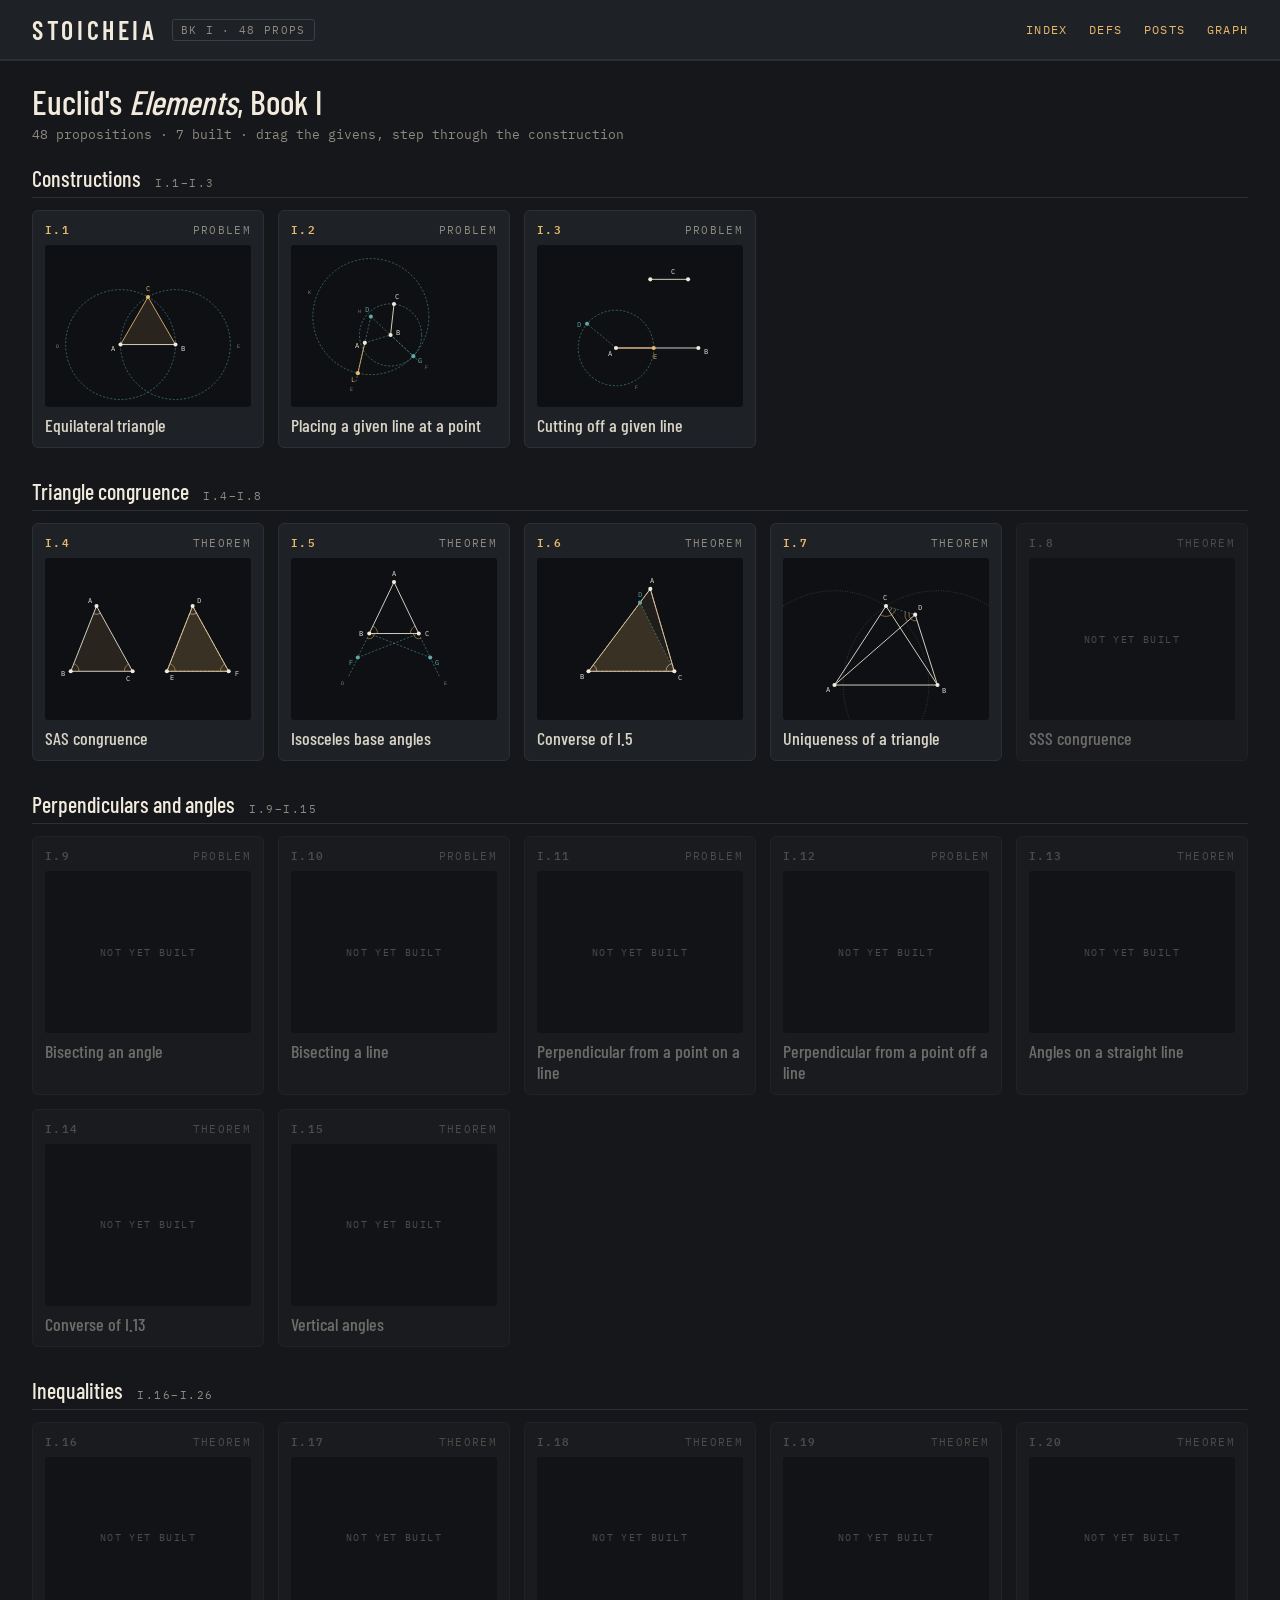
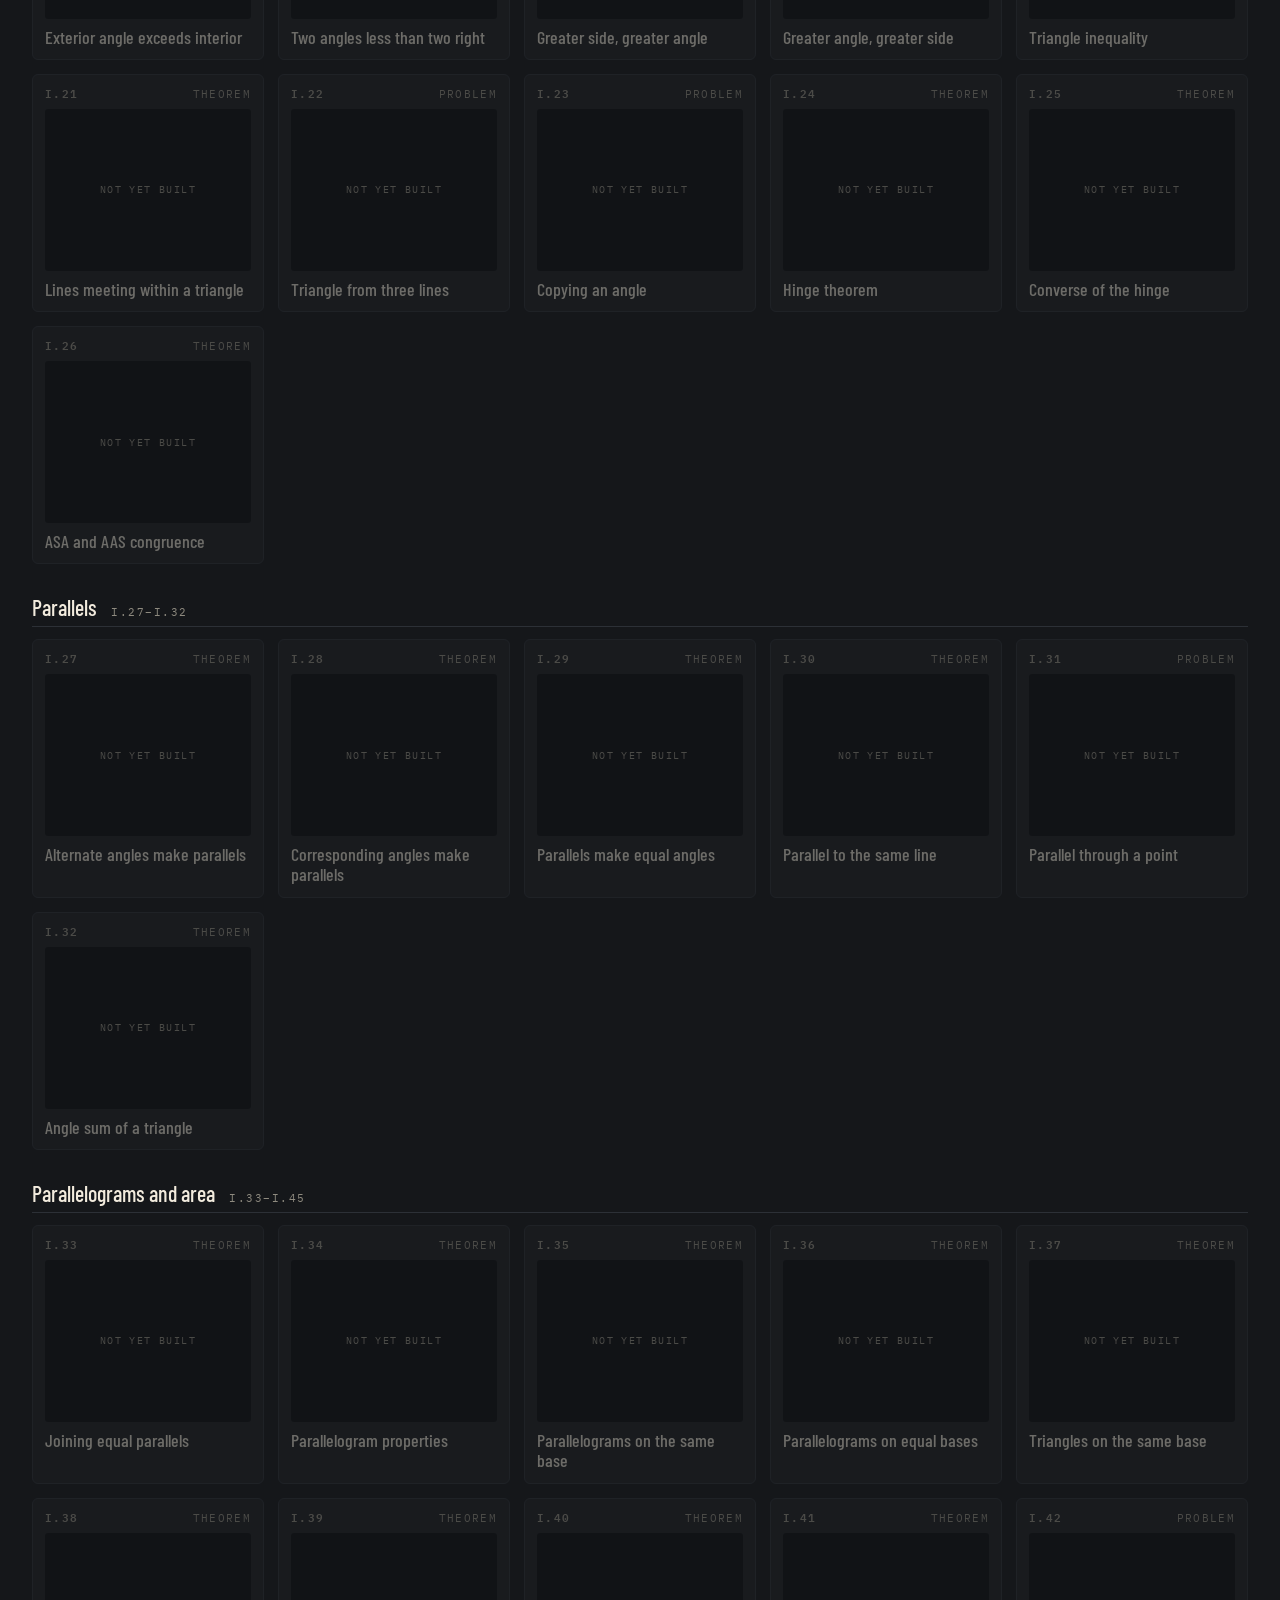
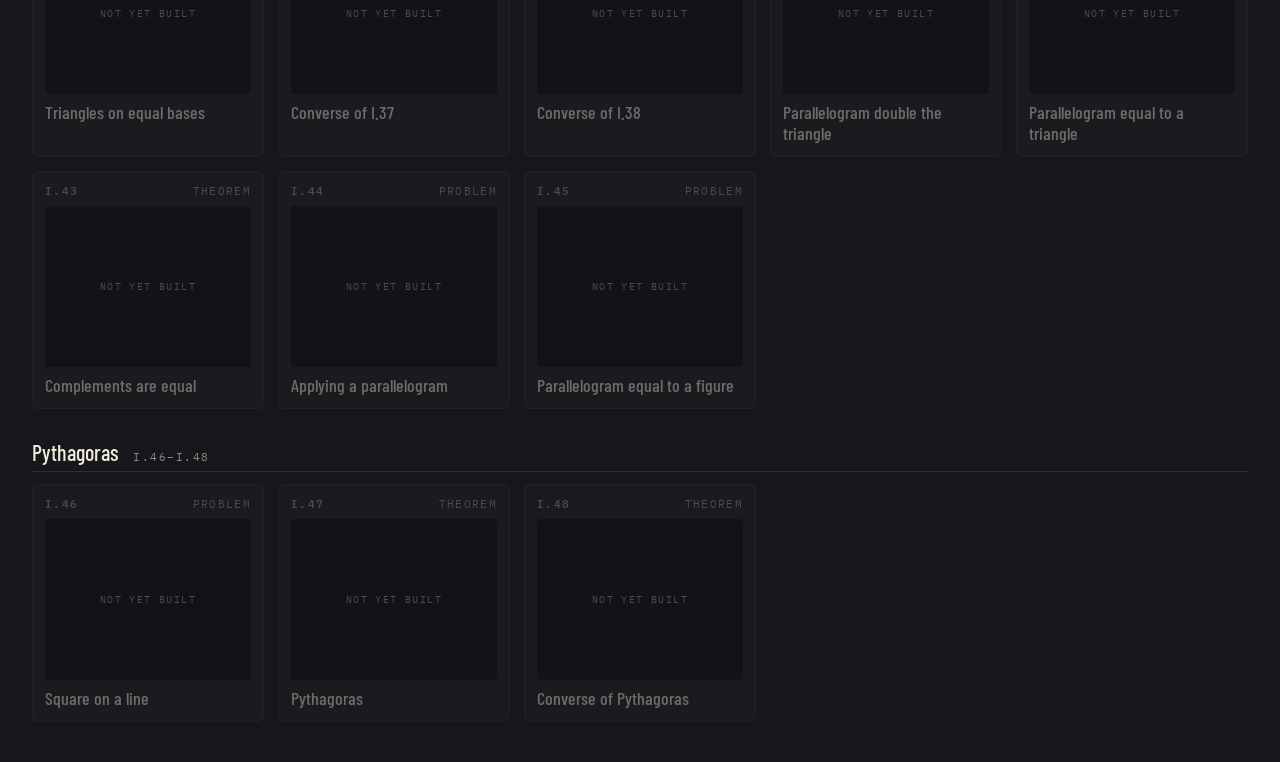
<file: docs/prop.html>
<!doctype html>
<html lang="en-GB">
<head>
<meta charset="utf-8">
<meta name="viewport" content="width=device-width, initial-scale=1">
<title>Stoicheia</title>
<link rel="preload" href="fonts/ibm-plex-mono-400.woff2" as="font" type="font/woff2" crossorigin>
<!-- stamp entry=js/prop.js -->
<!-- Generated by tools/stamp.mjs; do not edit by hand (BUG-005). -->
<script type="importmap">
{
  "imports": {
    "./data/arcs.js": "./data/arcs.js?v=20261031T2316",
    "./data/foundations.js": "./data/foundations.js?v=20261031T2316",
    "./data/props/01.js": "./data/props/01.js?v=20261031T2316",
    "./data/props/02.js": "./data/props/02.js?v=20261031T2316",
    "./data/props/03.js": "./data/props/03.js?v=20261031T2316",
    "./data/props/04.js": "./data/props/04.js?v=20261031T2316",
    "./data/props/05.js": "./data/props/05.js?v=20261031T2316",
    "./data/props/06.js": "./data/props/06.js?v=20261031T2316",
    "./data/props/07.js": "./data/props/07.js?v=20261031T2316",
    "./js/cite.js": "./js/cite.js?v=20261031T2316",
    "./js/defs.js": "./js/defs.js?v=20261031T2316",
    "./js/geom.js": "./js/geom.js?v=20261031T2316",
    "./js/index.js": "./js/index.js?v=20261031T2316",
    "./js/prop.js": "./js/prop.js?v=20261031T2316",
    "./js/readout.js": "./js/readout.js?v=20261031T2316",
    "./js/render.js": "./js/render.js?v=20261031T2316",
    "./js/scene.js": "./js/scene.js?v=20261031T2316",
    "./js/stepper.js": "./js/stepper.js?v=20261031T2316"
  }
}
</script>
<link rel="stylesheet" href="css/instrument.css?v=20261031T2316">
<script type="module">import "./js/prop.js";</script>
<!-- /stamp -->
</head>
<body>

<header class="site-header">
  <div class="brand">
    <span class="brand-name">STOICHEIA</span>
    <span class="badge" id="prop-badge">BK I</span>
  </div>
  <nav class="site-nav" aria-label="Site">
    <a href="index.html">Index</a>
    <a href="defs.html">Defs</a>
    <a href="defs.html#post-1">Posts</a>
    <a href="graph.html">Graph</a>
  </nav>
</header>

<div class="prop-head">
  <h1 class="prop-title" id="prop-title">&nbsp;</h1>
  <div class="prop-brief" id="prop-brief"></div>
</div>

<main class="prop-main" id="prop-main">
  <div class="figure">
    <svg id="figure-svg"></svg>
  </div>

  <aside class="side">
    <section class="panel" aria-label="Readout">
      <div class="panel-label">READOUT</div>
      <div class="readout-grid" id="readout-grid"></div>
      <div class="readout-status" id="readout-status" aria-live="polite"></div>
    </section>

    <section class="panel step-card" aria-live="polite">
      <div class="panel-label" id="step-label"></div>
      <h2 class="step-title" id="step-title"></h2>
      <div class="step-text" id="step-text"></div>
      <div class="step-note" id="step-note"></div>
      <div class="step-cite" id="step-cite"></div>
      <div class="step-added-note" id="step-added-note" hidden>Muted citations are added by Stoicheia; Heath leaves them implicit.</div>
    </section>
  </aside>
</main>

<footer class="transport">
  <div class="transport-controls" id="transport-controls">
    <button type="button" class="t-btn" id="step-prev" aria-label="Previous step">◀</button>
    <button type="button" class="t-btn is-primary" id="step-next" aria-label="Next step">▶</button>
    <div class="pips" id="step-pips"></div>
    <div class="step-names" id="step-names"></div>
  </div>
  <div class="prop-links" id="prop-links"></div>
</footer>

</body>
</html>
</file>
<file: docs/css/instrument.css>
/* instrument.css — the Instrument theme (D-002, F-015).
 *
 * Every colour and typeface on the site is defined here; markup and JS
 * use class names only (ARCHITECTURE invariant 5, AV-008). Tokens follow
 * SPEC.md §Theme tokens; layout values follow design/instrument/.
 */

@font-face {
  font-family: "IBM Plex Mono";
  font-weight: 400;
  font-display: swap;
  src: url("../fonts/ibm-plex-mono-400.woff2") format("woff2");
}
@font-face {
  font-family: "IBM Plex Mono";
  font-weight: 500;
  font-display: swap;
  src: url("../fonts/ibm-plex-mono-500.woff2") format("woff2");
}
@font-face {
  font-family: "IBM Plex Mono";
  font-weight: 600;
  font-display: swap;
  src: url("../fonts/ibm-plex-mono-600.woff2") format("woff2");
}
@font-face {
  font-family: "Barlow Condensed";
  font-weight: 500;
  font-display: swap;
  src: url("../fonts/barlow-condensed-500.woff2") format("woff2");
}
@font-face {
  font-family: "Barlow Condensed";
  font-weight: 600;
  font-display: swap;
  src: url("../fonts/barlow-condensed-600.woff2") format("woff2");
}

:root {
  --ground: #15171A;  --panel: #1E2125;  --well: #0E1013;
  --rule: #2C3036;    --rule-2: #3A3F46;
  --ink: #F2EBDD;     --ink-2: #D9D4C7;  --ink-3: #8E8A7F;
  --amber: #E8B86D;   --amber-hi: #FFD28A;  --teal: #5FA8A3;
  --grid-line: #1C2026;  --rule-inner: #1C1F23;
  --font-mono: "IBM Plex Mono", ui-monospace, monospace;
  --font-display: "Barlow Condensed", "Arial Narrow", sans-serif;
  --radius: 6px;      --grid: 20px;
}

/* ── Page ─────────────────────────────────────────────────────────── */

html { background: var(--ground); }

body {
  margin: 0;
  min-height: 100vh;
  display: flex;
  flex-direction: column;
  background: var(--ground);
  color: var(--ink-2);
  font-family: var(--font-mono);
}

a { color: var(--amber); text-decoration: none; }
a:hover { color: var(--amber-hi); }

:focus-visible { outline: 2px solid var(--amber); outline-offset: 2px; }

/* ── Header ───────────────────────────────────────────────────────── */

.site-header {
  display: flex;
  flex-wrap: wrap;
  align-items: center;
  justify-content: space-between;
  gap: 16px;
  padding: 14px 32px;
  background: var(--panel);
  border-bottom: 2px solid var(--rule);
}

.brand { display: flex; align-items: center; gap: 14px; }

.brand-name {
  font-family: var(--font-display);
  font-size: 26px;
  font-weight: 600;
  letter-spacing: 0.14em;
  color: var(--ink);
}

.badge {
  font-size: 11px;
  letter-spacing: 0.12em;
  color: var(--ink-3);
  padding: 3px 8px;
  border: 1px solid var(--rule-2);
  border-radius: 3px;
}

.site-nav {
  display: flex;
  flex-wrap: wrap;
  gap: 22px;
  font-size: 12px;
  letter-spacing: 0.1em;
  text-transform: uppercase;
}

/* ── Title block ──────────────────────────────────────────────────── */

.prop-head {
  padding: 22px 32px 0;
  display: flex;
  flex-direction: column;
  gap: 6px;
}

.prop-title {
  margin: 0;
  font-family: var(--font-display);
  font-weight: 500;
  font-size: 34px;
  line-height: 1.1;
  color: var(--ink);
}

.prop-brief { font-size: 13px; color: var(--ink-3); }
.prop-brief .sep { padding: 0 0.6em; }

/* ── Main: figure + side panels ──────────────────────────────────── */

.prop-main {
  display: flex;
  flex-wrap: wrap;
  gap: 24px;
  padding: 22px 32px;
  flex: 1 1 auto;
}

.figure {
  flex: 999 1 560px;
  min-width: 0;
  background: var(--well);
  border: 2px solid var(--rule);
  border-radius: var(--radius);
  padding: 10px;
  box-shadow: inset 0 0 0 1px var(--rule-inner);
}

.figure.is-degenerate,
.figure.is-not-given { border-color: var(--amber); border-style: dashed; }

.figure svg {
  width: 100%;
  height: auto;
  display: block;
  /* The figure is an instrument, not a page: touches on it drag, never
     scroll or select (BUG-004). touch-action is ignored on SVG child
     elements in mobile browsers, so it must sit on the <svg> itself. */
  touch-action: none;
  user-select: none;
  -webkit-user-select: none;
  -webkit-touch-callout: none;
}

.side {
  flex: 1 1 300px;
  min-width: 0;
  display: flex;
  flex-direction: column;
  gap: 14px;
}

.panel {
  background: var(--panel);
  border: 1px solid var(--rule);
  border-radius: var(--radius);
  padding: 14px 16px;
  display: flex;
  flex-direction: column;
  gap: 8px;
}

.panel-label { font-size: 11px; letter-spacing: 0.14em; color: var(--ink-3); }

/* ── Readout ──────────────────────────────────────────────────────── */

.readout-grid {
  display: grid;
  grid-template-columns: repeat(3, minmax(0, 1fr));
  gap: 8px;
  font-size: 13px;
}

.readout-cell {
  background: var(--well);
  padding: 8px;
  border-radius: 3px;
  display: flex;
  flex-direction: column;
  gap: 4px;
}

.readout-name { color: var(--ink-3); }

.readout-value {
  color: var(--ink);
  font-weight: 600;
  font-variant-numeric: tabular-nums;
}

.readout-status {
  display: flex;
  flex-direction: column;
  gap: 4px;
  font-size: 12px;
  font-variant-numeric: tabular-nums;
}

.readout-status:empty { display: none; }

/* One line per claim (or one DEGENERATE / NOT AS GIVEN line), each with its dot. */
.readout-line {
  display: flex;
  align-items: baseline;
  gap: 8px;
  color: var(--teal);
}

.readout-line::before {
  content: "";
  width: 8px;
  height: 8px;
  border-radius: 50%;
  background: currentColor;
  flex: none;
  align-self: center;
}

.readout-line.is-fail,
.readout-line.is-degenerate { color: var(--amber); }

/* Stoicheia's explanatory lines: muted, no dot. */
.readout-line.is-note { color: var(--ink-3); }
.readout-line.is-note::before { content: none; }

/* ── Step card ────────────────────────────────────────────────────── */

.step-card { flex: 1 1 auto; gap: 10px; }

.step-title {
  margin: 0;
  font-family: var(--font-display);
  font-weight: 500;
  font-size: 22px;
  line-height: 1.2;
  color: var(--ink);
}

.step-text { font-size: 13px; line-height: 1.6; color: var(--ink-2); }
.step-text p { margin: 0 0 0.6em; }
.step-text p:last-child { margin-bottom: 0; }
.step-text .cite { white-space: nowrap; }

/* Citations Stoicheia adds where Heath leaves them implicit (D-011). */
.cite.is-added,
.cite.is-added a { color: var(--ink-3); }
.cite.is-added a { text-decoration: underline dotted; text-underline-offset: 3px; }
.cite.is-added a:hover { color: var(--amber-hi); }
.step-added-note { font-size: 11px; color: var(--ink-3); }
.step-added-note[hidden] { display: none; }

.step-note {
  font-size: 12px;
  line-height: 1.5;
  color: var(--ink-3);
  border-top: 1px solid var(--rule);
  padding-top: 8px;
}

.step-note:empty { display: none; }

.step-cite { font-size: 12px; color: var(--amber); margin-top: auto; }
.step-cite .given { color: var(--ink-3); }

/* ── Transport ────────────────────────────────────────────────────── */

.transport {
  display: flex;
  flex-wrap: wrap;
  align-items: center;
  gap: 14px;
  padding: 14px 32px;
  background: var(--panel);
  border-top: 2px solid var(--rule);
}

.transport-controls { display: contents; }
.transport-controls[hidden] { display: none; }

.t-btn {
  min-width: 56px;
  height: 44px;
  background: var(--rule);
  color: var(--ink);
  border: 1px solid var(--rule-2);
  border-radius: 4px;
  font-family: var(--font-mono);
  font-size: 14px;
  cursor: pointer;
}

.t-btn.is-primary {
  background: var(--amber);
  color: var(--ground);
  border-color: var(--amber);
  font-weight: 600;
}

.t-btn:disabled { opacity: 0.4; cursor: default; }

.pips { display: flex; gap: 6px; margin-left: 8px; }

.pip {
  width: 28px;
  height: 44px;
  padding: 0;
  border: 0;
  background: transparent;
  cursor: pointer;
  box-shadow: inset 0 -4px 0 var(--rule-2);
}

.pip.is-done { box-shadow: inset 0 -4px 0 var(--amber); }

.step-names {
  margin-left: auto;
  font-size: 12px;
  letter-spacing: 0.1em;
  color: var(--ink-3);
  text-transform: uppercase;
}

.step-names .is-current { color: var(--ink); }
.step-names .sep { padding: 0 0.5em; }

.prop-links { display: flex; gap: 18px; font-size: 12px; letter-spacing: 0.1em; }

/* ── Index ────────────────────────────────────────────────────────── */

.index-main {
  padding: 22px 32px 40px;
  display: flex;
  flex-direction: column;
  gap: 30px;
}

.arc { display: flex; flex-direction: column; gap: 12px; }

.arc-head {
  margin: 0;
  display: flex;
  align-items: baseline;
  gap: 14px;
  padding-bottom: 6px;
  border-bottom: 1px solid var(--rule);
  font-weight: normal;
}

.arc-label {
  font-family: var(--font-display);
  font-weight: 500;
  font-size: 22px;
  color: var(--ink);
}

.arc-range { font-size: 11px; letter-spacing: 0.14em; color: var(--ink-3); }

.cards {
  display: grid;
  grid-template-columns: repeat(auto-fill, minmax(200px, 1fr));
  gap: 14px;
}

.card {
  display: flex;
  flex-direction: column;
  gap: 8px;
  padding: 12px;
  background: var(--panel);
  border: 1px solid var(--rule);
  border-radius: var(--radius);
  color: var(--ink-2);
}

a.card:hover { border-color: var(--amber); color: var(--ink-2); }
a.card:hover .card-title { color: var(--ink); }

.card.is-unbuilt { opacity: 0.45; }

.card-head {
  display: flex;
  justify-content: space-between;
  align-items: baseline;
  font-size: 11px;
  letter-spacing: 0.12em;
}

.card-num { color: var(--amber); font-weight: 600; }
.card.is-unbuilt .card-num { color: var(--ink-3); }
.card-kind { color: var(--ink-3); }

.card-mini {
  aspect-ratio: 600 / 470;
  background: var(--well);
  border-radius: 3px;
  display: flex;
  align-items: center;
  justify-content: center;
  overflow: hidden;
}

.card-mini svg { width: 100%; height: 100%; display: block; }

.card-pending { font-size: 10px; letter-spacing: 0.14em; color: var(--ink-3); }

.card-title {
  font-family: var(--font-display);
  font-weight: 500;
  font-size: 18px;
  line-height: 1.15;
  color: var(--ink-2);
}

/* ── Foundations (defs.html) ─────────────────────────────────────── */

.defs-main {
  padding: 22px 32px 40px;
  display: flex;
  flex-direction: column;
  gap: 24px;
  max-width: 920px;
}

.found-section { gap: 10px; padding: 18px 20px; }

.found-head {
  margin: 0;
  font-family: var(--font-display);
  font-weight: 500;
  font-size: 22px;
  color: var(--ink);
}

.found-intro { margin: 0; font-size: 13px; color: var(--ink-2); }

.found-list { list-style: none; margin: 0; padding: 0; display: flex; flex-direction: column; }

.found-entry {
  display: grid;
  grid-template-columns: 76px minmax(0, 1fr);
  gap: 12px;
  padding: 10px 12px;
  border-left: 2px solid transparent;
  border-top: 1px solid var(--rule);
  scroll-margin-top: 16px;
}

.found-entry:first-child { border-top: 0; }
.found-entry.is-target { border-left-color: var(--amber); background: var(--well); }

.found-num {
  font-size: 12px;
  letter-spacing: 0.06em;
  color: var(--amber);
  padding-top: 2px;
  white-space: nowrap;
}

.found-body { display: flex; flex-direction: column; gap: 4px; }
.found-text { margin: 0; font-size: 14px; line-height: 1.6; color: var(--ink-2); }
.found-text .term { color: var(--ink); font-weight: 600; }
.found-marker { color: var(--ink-3); }
.found-cited { font-size: 11px; letter-spacing: 0.06em; color: var(--ink-3); }
.found-note { margin: 4px 0 0; font-size: 12px; line-height: 1.5; color: var(--ink-3); }

/* ── Notice (missing proposition) ─────────────────────────────────── */

.notice { padding: 22px 32px; font-size: 13px; color: var(--ink-3); }

/* ── Figure (SVG) ─────────────────────────────────────────────────── */

.fig-grid { fill: none; stroke: var(--grid-line); stroke-width: 1; }

.fig .is-hidden { display: none; }

.fig-circle,
.fig-line {
  fill: none;
  stroke-width: 1.5;
}

.fig-circle.role-construction,
.fig-line.role-construction {
  stroke: var(--teal);
  stroke-dasharray: 6 5;
}

.fig-line.role-given { stroke: var(--ink); stroke-width: 2.5; }
.fig-line.role-result { stroke: var(--amber); stroke-width: 2.5; }
.fig-circle.role-given { stroke: var(--ink); }
.fig-circle.role-result { stroke: var(--amber); }

/* Stoicheia's own aids, not Euclid's (I.7's circles): muted, finely dotted. */
.fig-circle.role-aid,
.fig-line.role-aid { stroke: var(--ink-3); stroke-dasharray: 2 5; stroke-width: 1.25; }

.fig-poly { stroke: none; fill: var(--amber); fill-opacity: 0.12; }
.fig-poly.role-given { fill: var(--ink); }

.fig-angle { fill: none; stroke: var(--amber); stroke-width: 1.5; }
.fig-angle.role-given { stroke: var(--ink); }

/* Superposition (I.4): the triangle applied to another, drawn dashed. */
.fig-poly.role-ghost {
  fill: var(--amber);
  fill-opacity: 0.08;
  stroke: var(--amber);
  stroke-width: 2;
  stroke-dasharray: 7 5;
}

.fig-point.role-given { fill: var(--ink); }
.fig-point.role-construction { fill: var(--teal); }
.fig-point.role-result { fill: var(--amber); }

.fig-label {
  font-family: var(--font-mono);
  font-size: 20px;
  text-anchor: middle;
  dominant-baseline: central;
  pointer-events: none;
  user-select: none;
}

.fig-label.role-given { fill: var(--ink); }
.fig-label.role-construction { fill: var(--teal); }
.fig-label.role-result { fill: var(--amber); }
.fig-label.is-naming { fill: var(--ink-3); font-size: 16px; }

.fig-handle {
  fill: none;
  pointer-events: all;
  cursor: grab;
}

.fig-handle.is-dragging { cursor: grabbing; }
.fig-handle:focus-visible { outline: none; stroke: var(--amber); stroke-width: 1.5; }
</file>
